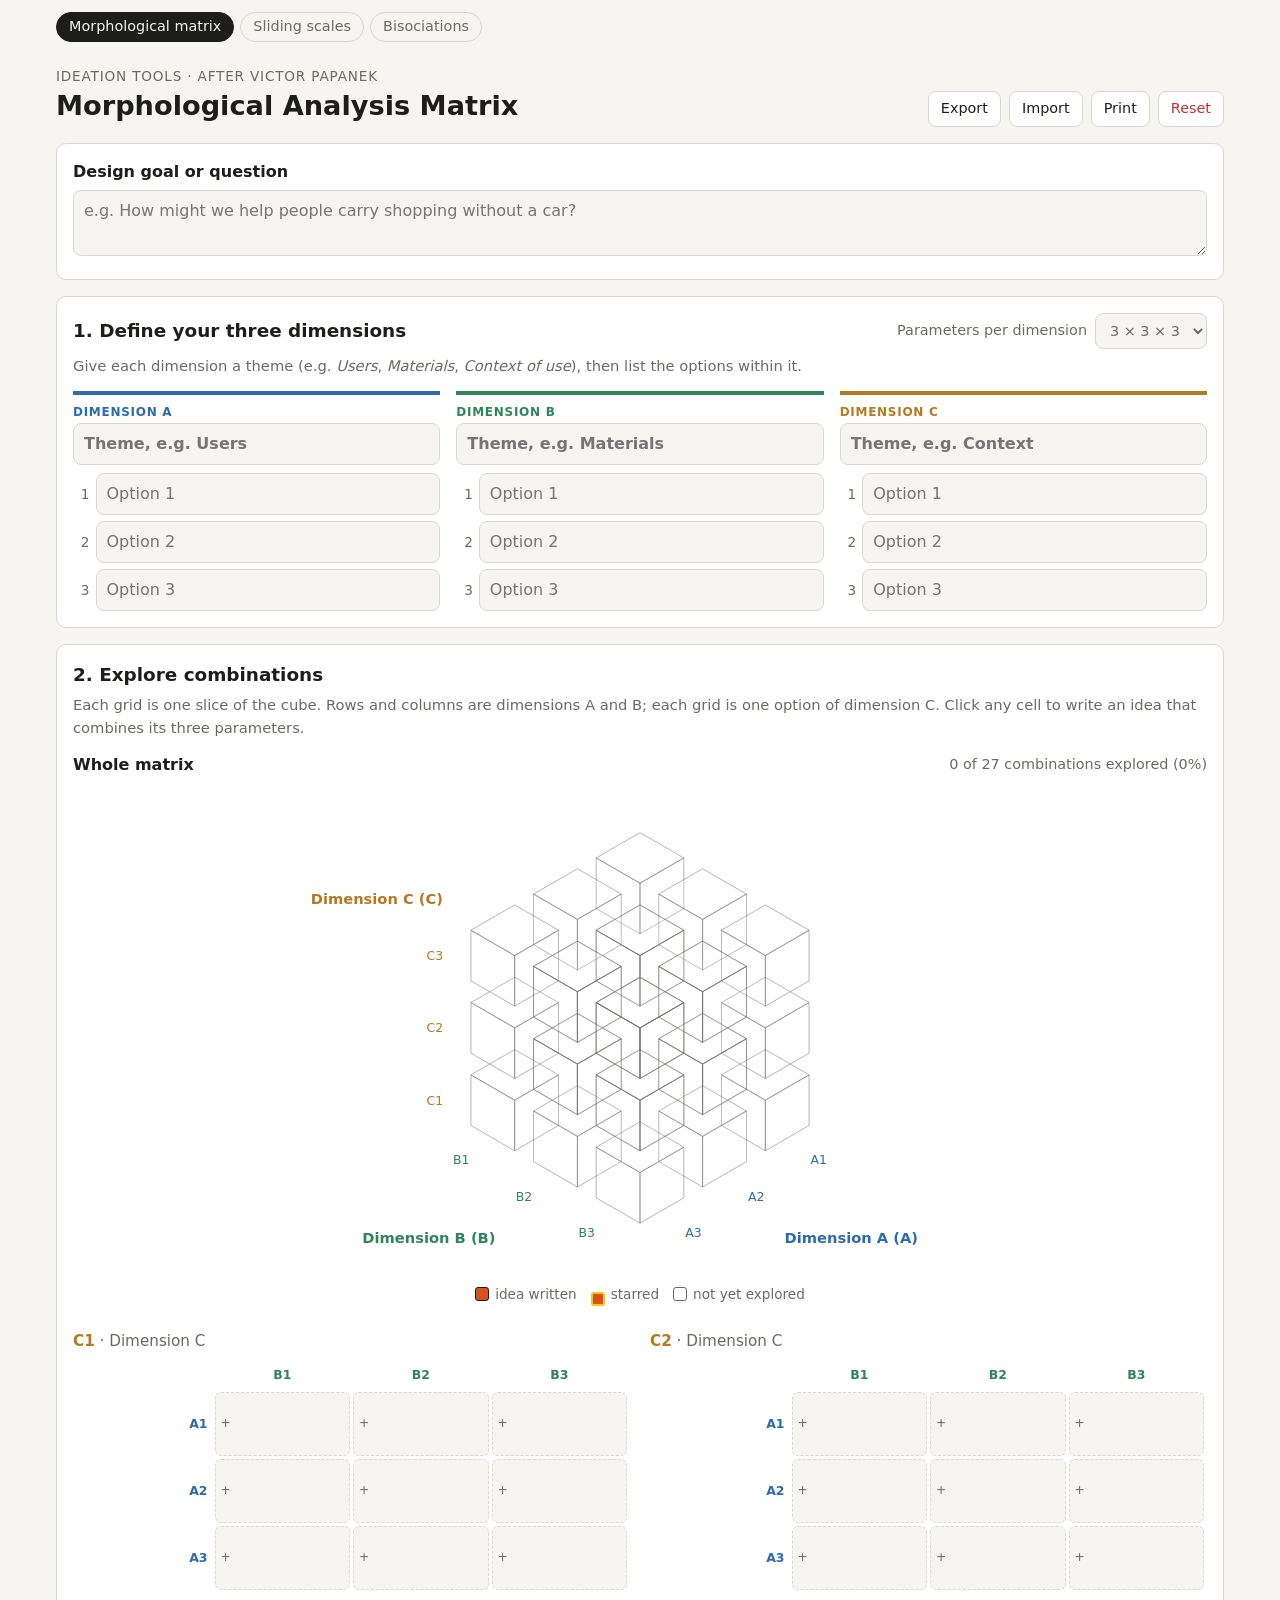
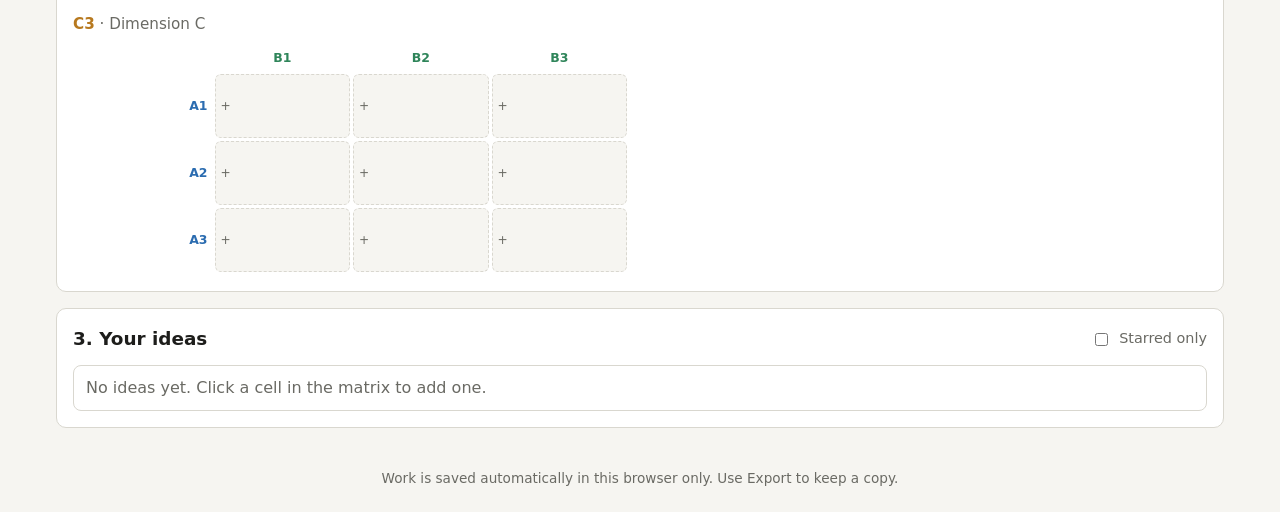
<file: index.html>
<!doctype html>
<html lang="en">
<head>
  <meta charset="utf-8">
  <meta name="viewport" content="width=device-width, initial-scale=1">
  <title>Morphological Matrix · Ideation Tools</title>
  <link rel="stylesheet" href="style.css">
</head>
<body>
  <nav class="tools-nav" aria-label="Tools">
    <a href="index.html" aria-current="page">Morphological matrix</a>
    <a href="sliding-scales.html">Sliding scales</a>
    <a href="bisociations.html">Bisociations</a>
  </nav>
  <header class="site-header">
    <div>
      <p class="eyebrow">Ideation tools · after Victor Papanek</p>
      <h1>Morphological Analysis Matrix</h1>
    </div>
    <div class="toolbar">
      <button id="btn-export" type="button">Export</button>
      <label class="button" for="file-import">Import</label>
      <input id="file-import" type="file" accept="application/json" hidden>
      <button id="btn-print" type="button">Print</button>
      <button id="btn-reset" type="button" class="danger">Reset</button>
    </div>
  </header>

  <main>
    <section class="panel" aria-labelledby="goal-label">
      <label id="goal-label" for="goal" class="big-label">Design goal or question</label>
      <textarea id="goal" rows="2" placeholder="e.g. How might we help people carry shopping without a car?"></textarea>
    </section>

    <section class="panel" aria-labelledby="dims-heading">
      <div class="panel-head">
        <h2 id="dims-heading">1. Define your three dimensions</h2>
        <label class="size">Parameters per dimension
          <select id="size"></select>
        </label>
      </div>
      <p class="hint">Give each dimension a theme (e.g. <em>Users</em>, <em>Materials</em>, <em>Context of use</em>), then list the options within it.</p>
      <div id="dims" class="dims"></div>
    </section>

    <section class="panel" aria-labelledby="matrix-heading">
      <h2 id="matrix-heading">2. Explore combinations</h2>
      <p class="hint">Each grid is one slice of the cube. Rows and columns are dimensions A and B; each grid is one option of dimension C. Click any cell to write an idea that combines its three parameters.</p>
      <div class="cube-wrap">
        <div class="panel-head">
          <h3 class="sub">Whole matrix</h3>
          <span id="cube-stats" class="count"></span>
        </div>
        <svg id="cube" role="group" aria-label="Isometric view of the whole matrix"></svg>
        <p class="legend"><span class="sw filled"></span> idea written <span class="sw star"></span> starred <span class="sw"></span> not yet explored</p>
      </div>
      <div id="matrix" class="matrix"></div>
    </section>

    <section class="panel" aria-labelledby="ideas-heading">
      <div class="panel-head">
        <h2 id="ideas-heading">3. Your ideas <span id="idea-count" class="count"></span></h2>
        <label class="size"><input type="checkbox" id="starred-only"> Starred only</label>
      </div>
      <ol id="ideas" class="ideas"></ol>
    </section>
  </main>

  <dialog id="editor">
    <form method="dialog" id="editor-form">
      <h3>Idea</h3>
      <ul id="editor-combo" class="combo"></ul>
      <label for="idea-text" class="big-label">Describe an idea combining these three</label>
      <textarea id="idea-text" rows="7" placeholder="What would this look like? Who uses it? What makes it interesting?"></textarea>
      <label class="star"><input type="checkbox" id="idea-star"> Star this idea</label>
      <div class="actions">
        <button type="button" id="idea-clear" class="danger">Clear</button>
        <span class="spacer"></span>
        <button type="submit" value="done" class="primary">Done</button>
      </div>
    </form>
  </dialog>

  <footer>Work is saved automatically in this browser only. Use Export to keep a copy.</footer>
  <script src="app.js"></script>
</body>
</html>
</file>
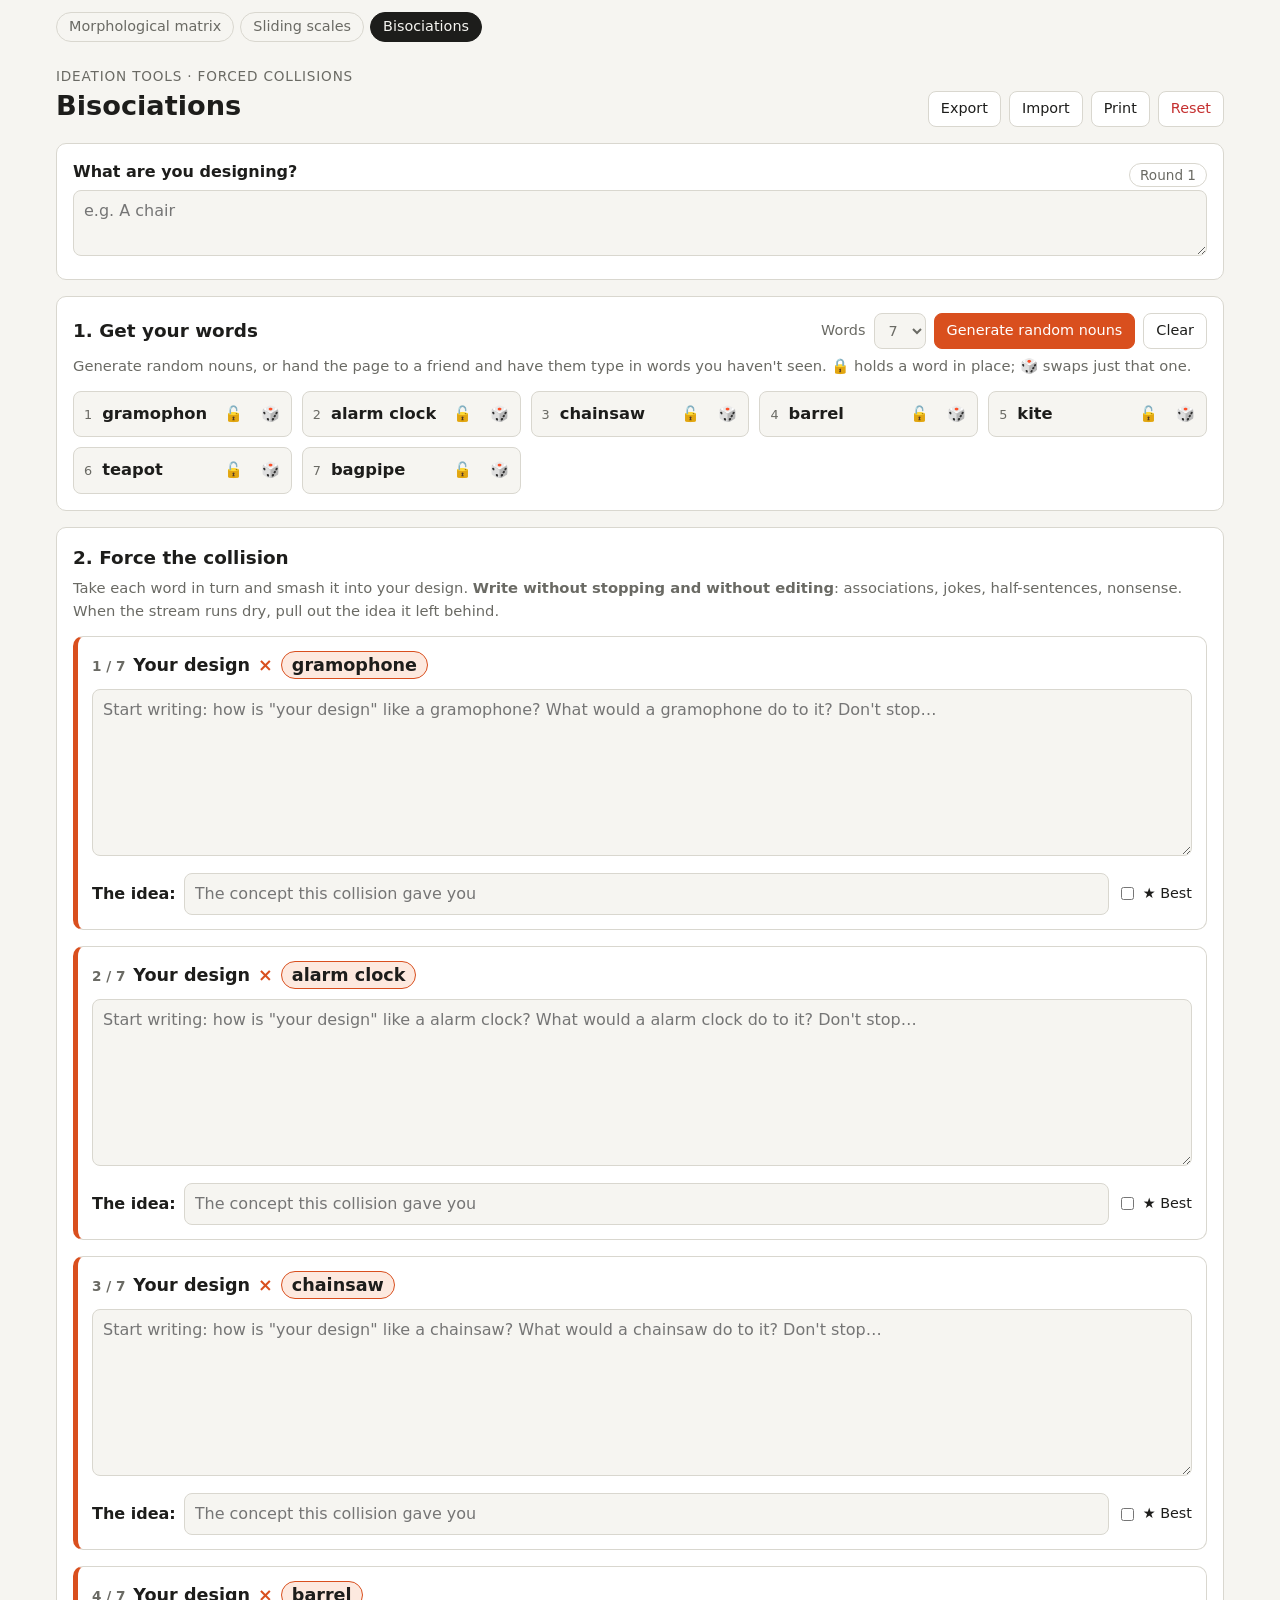
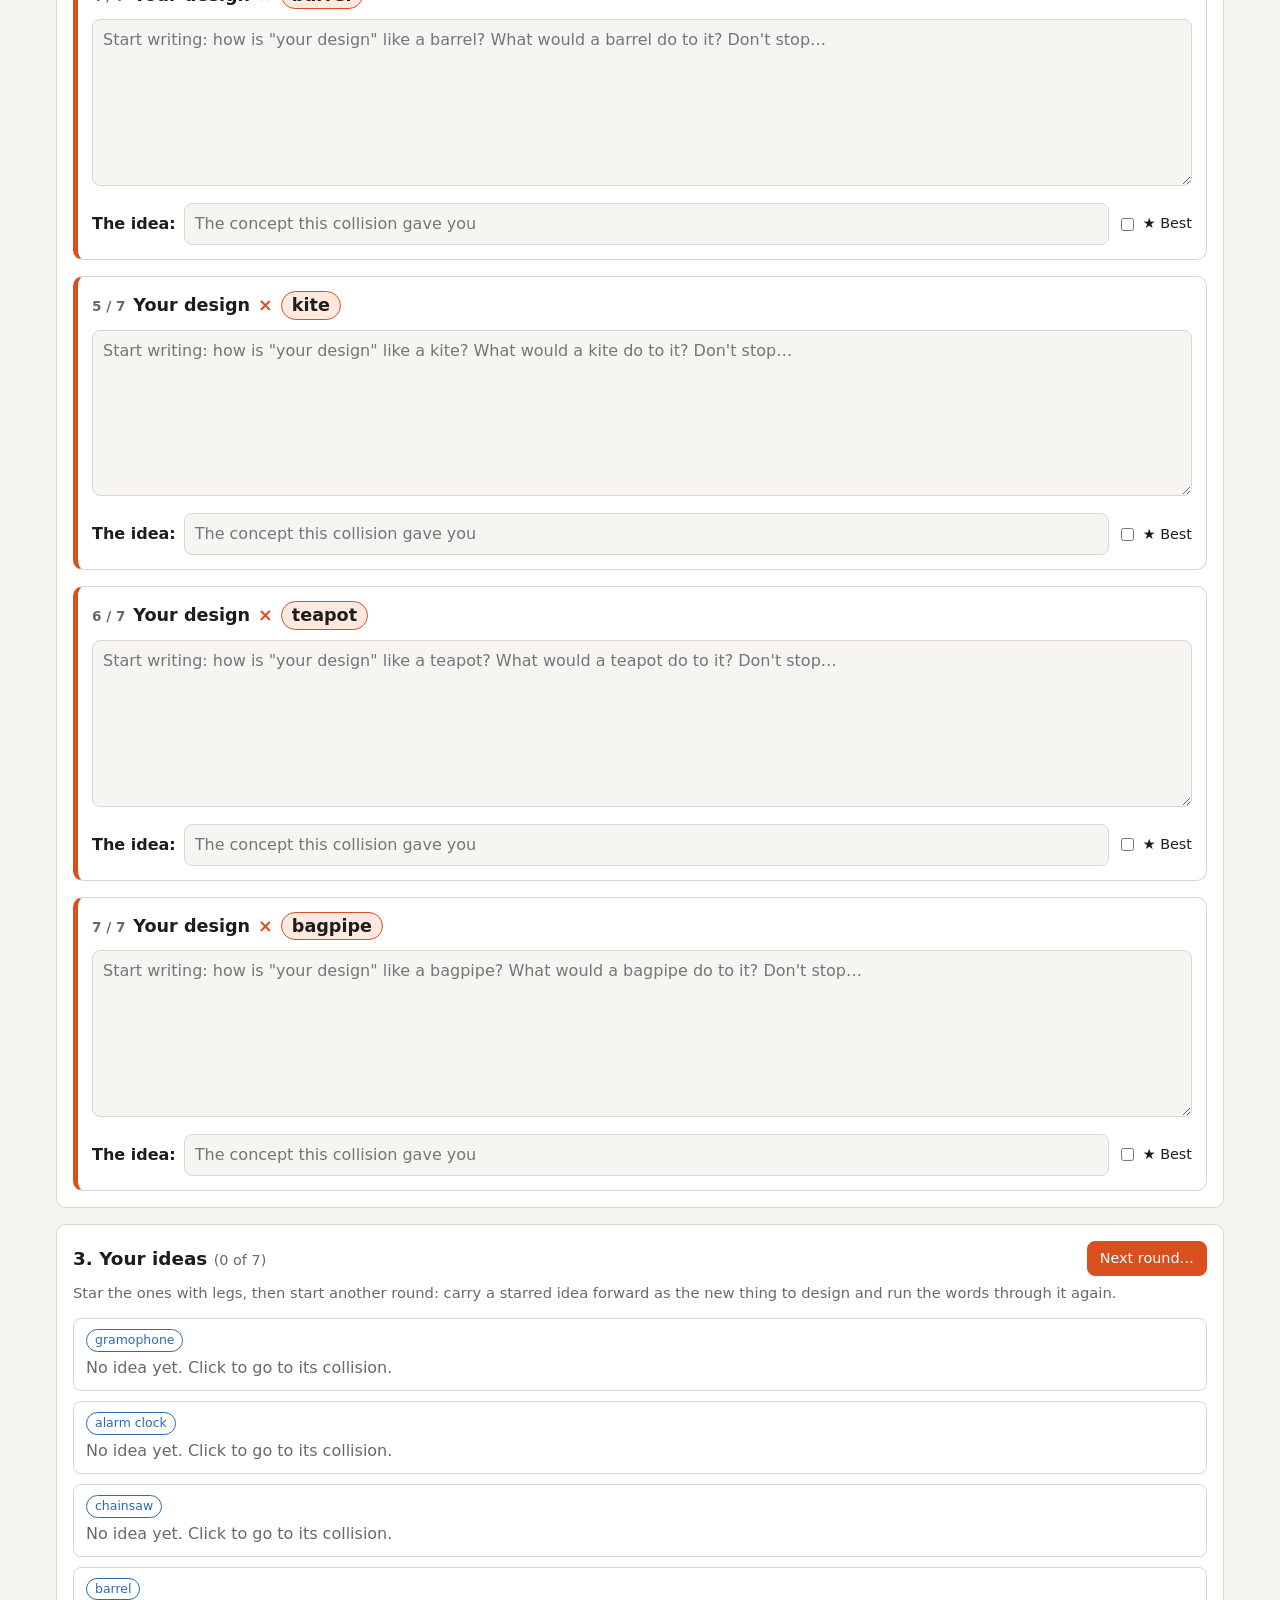
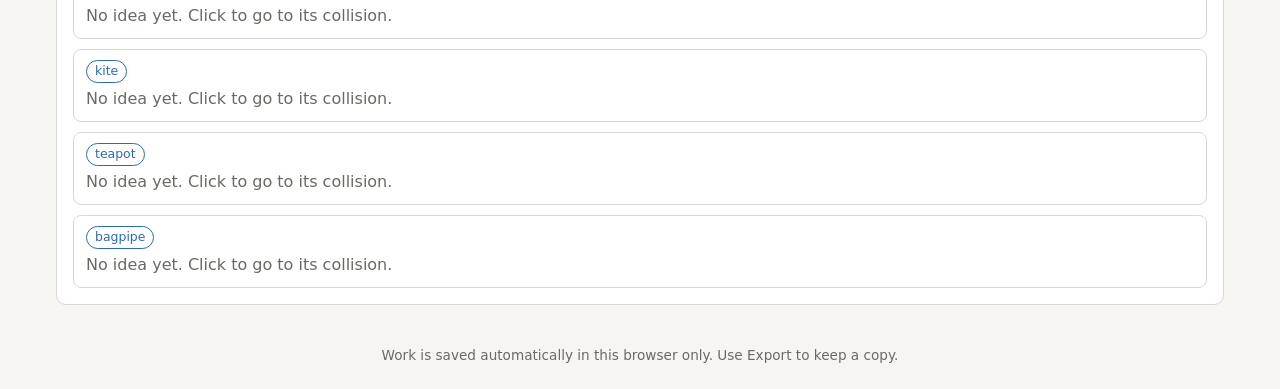
<file: bisociations.html>
<!doctype html>
<html lang="en">
<head>
  <meta charset="utf-8">
  <meta name="viewport" content="width=device-width, initial-scale=1">
  <title>Bisociations · Ideation Tools</title>
  <link rel="stylesheet" href="style.css">
  <link rel="stylesheet" href="bisociations.css">
</head>
<body>
  <nav class="tools-nav" aria-label="Tools">
    <a href="index.html">Morphological matrix</a>
    <a href="sliding-scales.html">Sliding scales</a>
    <a href="bisociations.html" aria-current="page">Bisociations</a>
  </nav>
  <header class="site-header">
    <div>
      <p class="eyebrow">Ideation tools · forced collisions</p>
      <h1>Bisociations</h1>
    </div>
    <div class="toolbar">
      <button id="btn-export" type="button">Export</button>
      <label class="button" for="file-import">Import</label>
      <input id="file-import" type="file" accept="application/json" hidden>
      <button id="btn-print" type="button">Print</button>
      <button id="btn-reset" type="button" class="danger">Reset</button>
    </div>
  </header>

  <main>
    <section class="panel" aria-labelledby="concept-label">
      <div class="panel-head">
        <label id="concept-label" for="concept" class="big-label">What are you designing?</label>
        <span class="round-badge" id="round-badge"></span>
      </div>
      <textarea id="concept" rows="2" placeholder="e.g. A chair"></textarea>
    </section>

    <section class="panel" aria-labelledby="words-heading">
      <div class="panel-head">
        <h2 id="words-heading">1. Get your words</h2>
        <div class="toolbar">
          <label class="size">Words
            <select id="count"><option value="6">6</option><option value="7">7</option></select>
          </label>
          <button id="btn-random" type="button" class="primary">Generate random nouns</button>
          <button id="btn-clear-words" type="button">Clear</button>
        </div>
      </div>
      <p class="hint">Generate random nouns, or hand the page to a friend and have them type in words you haven't seen. 🔒 holds a word in place; 🎲 swaps just that one.</p>
      <ol id="words" class="words"></ol>
    </section>

    <section class="panel" aria-labelledby="collide-heading">
      <h2 id="collide-heading">2. Force the collision</h2>
      <p class="hint">Take each word in turn and smash it into your design. <strong>Write without stopping and without editing</strong>: associations, jokes, half-sentences, nonsense. When the stream runs dry, pull out the idea it left behind.</p>
      <div id="cards" class="cards"></div>
    </section>

    <section class="panel" aria-labelledby="ideas-heading">
      <div class="panel-head">
        <h2 id="ideas-heading">3. Your ideas <span id="idea-count" class="count"></span></h2>
        <button id="btn-next" type="button" class="primary">Next round…</button>
      </div>
      <p class="hint">Star the ones with legs, then start another round: carry a starred idea forward as the new thing to design and run the words through it again.</p>
      <ol id="ideas" class="ideas"></ol>
    </section>

    <section class="panel" id="history-panel" aria-labelledby="history-heading" hidden>
      <div class="panel-head">
        <h2 id="history-heading">Earlier rounds <span id="history-count" class="count"></span></h2>
        <label class="size"><input type="checkbox" id="starred-only"> Starred only</label>
      </div>
      <div id="history" class="history"></div>
    </section>
  </main>

  <dialog id="next-dialog">
    <form method="dialog" id="next-form">
      <h3>Start the next round</h3>
      <p class="hint" style="margin-top:0">This round is saved under Earlier rounds. Choose what to design next.</p>
      <div id="next-ideas" class="next-ideas"></div>
      <label for="next-concept" class="big-label" style="margin-top:12px">Next thing to design</label>
      <textarea id="next-concept" rows="3"></textarea>
      <fieldset class="word-choice">
        <legend class="big-label">Words</legend>
        <label><input type="radio" name="next-words" value="same" checked> Run the same words again</label>
        <label><input type="radio" name="next-words" value="new"> Generate new random nouns</label>
        <label><input type="radio" name="next-words" value="empty"> Start empty (a friend will fill them in)</label>
      </fieldset>
      <div class="actions">
        <button type="button" id="next-cancel">Cancel</button>
        <span class="spacer"></span>
        <button type="submit" id="next-go" value="go" class="primary">Start round</button>
      </div>
    </form>
  </dialog>

  <footer>Work is saved automatically in this browser only. Use Export to keep a copy.</footer>
  <script src="bisociations.js"></script>
</body>
</html>
</file>
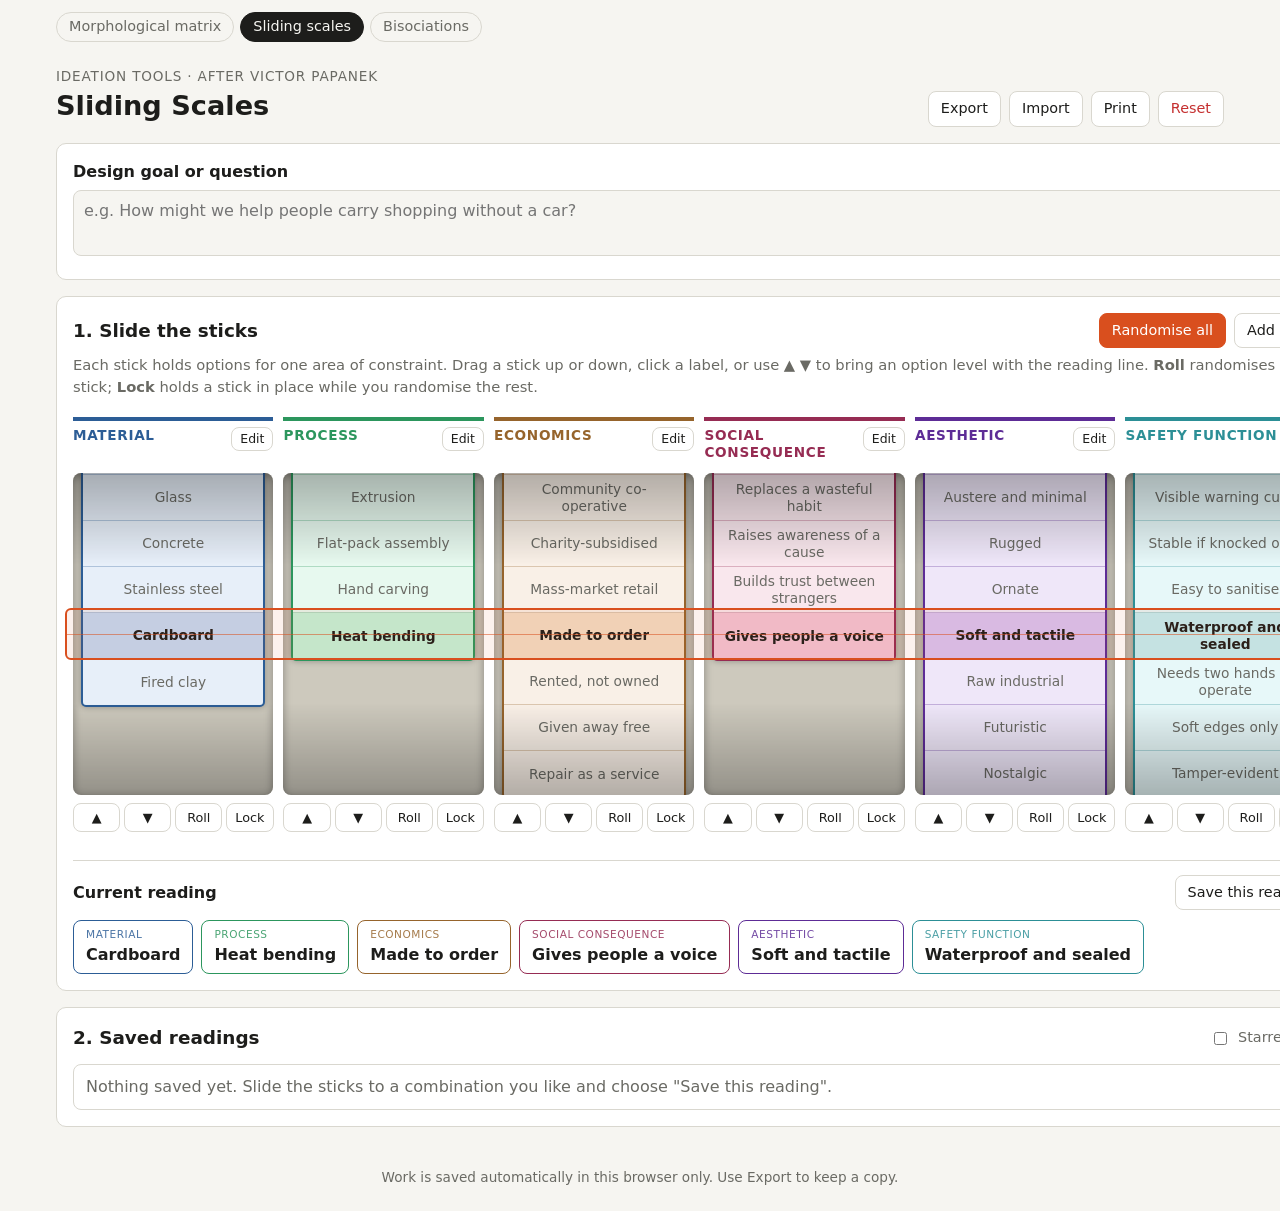
<file: sliding-scales.html>
<!doctype html>
<html lang="en">
<head>
  <meta charset="utf-8">
  <meta name="viewport" content="width=device-width, initial-scale=1">
  <title>Sliding Scales · Ideation Tools</title>
  <link rel="stylesheet" href="style.css">
  <link rel="stylesheet" href="sliding-scales.css">
</head>
<body>
  <nav class="tools-nav" aria-label="Tools">
    <a href="index.html">Morphological matrix</a>
    <a href="sliding-scales.html" aria-current="page">Sliding scales</a>
    <a href="bisociations.html">Bisociations</a>
  </nav>
  <header class="site-header">
    <div>
      <p class="eyebrow">Ideation tools · after Victor Papanek</p>
      <h1>Sliding Scales</h1>
    </div>
    <div class="toolbar">
      <button id="btn-export" type="button">Export</button>
      <label class="button" for="file-import">Import</label>
      <input id="file-import" type="file" accept="application/json" hidden>
      <button id="btn-print" type="button">Print</button>
      <button id="btn-reset" type="button" class="danger">Reset</button>
    </div>
  </header>

  <main>
    <section class="panel" aria-labelledby="goal-label">
      <label id="goal-label" for="goal" class="big-label">Design goal or question</label>
      <textarea id="goal" rows="2" placeholder="e.g. How might we help people carry shopping without a car?"></textarea>
    </section>

    <section class="panel" aria-labelledby="rule-heading">
      <div class="panel-head">
        <h2 id="rule-heading">1. Slide the sticks</h2>
        <div class="toolbar">
          <button id="btn-random" type="button" class="primary">Randomise all</button>
          <button id="btn-add" type="button">Add stick</button>
        </div>
      </div>
      <p class="hint">Each stick holds options for one area of constraint. Drag a stick up or down, click a label, or use ▲ ▼ to bring an option level with the reading line. <strong>Roll</strong> randomises one stick; <strong>Lock</strong> holds a stick in place while you randomise the rest.</p>

      <div class="rule-scroll">
        <div id="sticks" class="sticks"></div>
      </div>

      <div class="reading">
        <div class="panel-head">
          <h3 class="sub">Current reading</h3>
          <button id="btn-save" type="button">Save this reading</button>
        </div>
        <ul id="reading" class="reading-list" aria-live="polite"></ul>
      </div>
    </section>

    <section class="panel" aria-labelledby="saved-heading">
      <div class="panel-head">
        <h2 id="saved-heading">2. Saved readings <span id="saved-count" class="count"></span></h2>
        <label class="size"><input type="checkbox" id="starred-only"> Starred only</label>
      </div>
      <ol id="saved" class="ideas saved"></ol>
    </section>
  </main>

  <dialog id="stick-editor">
    <form method="dialog" id="stick-form">
      <h3>Edit stick</h3>
      <label for="stick-title" class="big-label">Area of constraint</label>
      <input id="stick-title" type="text" placeholder="e.g. Material">
      <label for="stick-labels" class="big-label" style="margin-top:12px">Labels, one per line</label>
      <textarea id="stick-labels" rows="10" spellcheck="true"></textarea>
      <p class="hint" style="margin:6px 0 0">Top to bottom is the order along the stick. Blank lines are ignored.</p>
      <div class="actions wrap">
        <button type="button" id="stick-left">← Move left</button>
        <button type="button" id="stick-right">Move right →</button>
        <button type="button" id="stick-delete" class="danger">Delete stick</button>
        <span class="spacer"></span>
        <button type="submit" value="done" class="primary">Done</button>
      </div>
    </form>
  </dialog>

  <dialog id="add-dialog">
    <form method="dialog">
      <h3>Add a stick</h3>
      <p class="hint" id="add-note" style="margin-top:0">Pick a ready-made stick, or start with a blank one and fill in your own labels.</p>
      <div id="add-list" class="add-list"></div>
      <div class="actions">
        <span class="spacer"></span>
        <button type="submit" value="cancel">Cancel</button>
      </div>
    </form>
  </dialog>

  <footer>Work is saved automatically in this browser only. Use Export to keep a copy.</footer>
  <script src="sliding-scales.js"></script>
</body>
</html>
</file>
<file: style.css>
:root {
  --bg: #f6f5f1;
  --surface: #fff;
  --ink: #1d1d1b;
  --muted: #6a6a64;
  --line: #d9d7cf;
  --accent: #d94f1e;
  --accent-ink: #fff;
  --filled: #fde9df;
  --a: #2b6cb0;
  --b: #2f855a;
  --c: #b7791f;
  --radius: 10px;
}
@media (prefers-color-scheme: dark) {
  :root {
    --bg: #17171a; --surface: #202024; --ink: #efeee9; --muted: #a2a29a;
    --line: #36363c; --filled: #40261b; --a: #63a4f0; --b: #5ec18c; --c: #e3b04e;
  }
}
* { box-sizing: border-box; }
body {
  margin: 0; background: var(--bg); color: var(--ink);
  font: 16px/1.5 system-ui, -apple-system, "Segoe UI", sans-serif;
}
.tools-nav { display: flex; gap: 6px; flex-wrap: wrap; max-width: 1200px; margin: 0 auto; padding: 12px 16px 0; }
.tools-nav a { color: var(--muted); text-decoration: none; font-size: .9rem; padding: 3px 12px; border-radius: 99px; border: 1px solid var(--line); }
.tools-nav a:hover { border-color: var(--ink); color: var(--ink); }
.tools-nav a[aria-current="page"] { background: var(--ink); color: var(--bg); border-color: var(--ink); }
.site-header {
  display: flex; flex-wrap: wrap; gap: 12px; justify-content: space-between; align-items: end;
  max-width: 1200px; margin: 0 auto; padding: 24px 16px 8px;
}
h1 { margin: 0; font-size: 1.7rem; }
h2 { margin: 0; font-size: 1.15rem; }
.eyebrow { margin: 0; color: var(--muted); font-size: .85rem; text-transform: uppercase; letter-spacing: .06em; }
main { max-width: 1200px; margin: 0 auto; padding: 8px 16px 40px; display: grid; gap: 16px; }
.panel { background: var(--surface); border: 1px solid var(--line); border-radius: var(--radius); padding: 16px; }
.panel-head { display: flex; flex-wrap: wrap; gap: 8px; justify-content: space-between; align-items: center; }
.hint { color: var(--muted); margin: 6px 0 14px; font-size: .92rem; }
.big-label { display: block; font-weight: 600; margin-bottom: 6px; }
.count { color: var(--muted); font-weight: 400; font-size: .9rem; }

textarea, input[type=text], select {
  width: 100%; font: inherit; color: inherit; background: var(--bg);
  border: 1px solid var(--line); border-radius: 8px; padding: 8px 10px;
}
textarea { resize: vertical; }
textarea:focus, input:focus, select:focus, button:focus-visible { outline: 2px solid var(--accent); outline-offset: 1px; }
.size { display: flex; align-items: center; gap: 8px; font-size: .9rem; color: var(--muted); }
.size select { width: auto; }

button, .button {
  font: inherit; font-size: .9rem; cursor: pointer; padding: 6px 12px; border-radius: 8px;
  border: 1px solid var(--line); background: var(--surface); color: var(--ink); display: inline-block;
}
button:hover, .button:hover { border-color: var(--ink); }
button.primary { background: var(--accent); color: var(--accent-ink); border-color: var(--accent); }
button.danger { color: #c53030; }
.toolbar { display: flex; gap: 8px; flex-wrap: wrap; }

/* Dimension setup */
.dims { display: grid; gap: 16px; grid-template-columns: repeat(auto-fit, minmax(240px, 1fr)); }
.dim { border-top: 4px solid var(--dc); padding-top: 8px; }
.dim[data-d="0"] { --dc: var(--a); } .dim[data-d="1"] { --dc: var(--b); } .dim[data-d="2"] { --dc: var(--c); }
.dim .tag { font-size: .75rem; font-weight: 700; color: var(--dc); text-transform: uppercase; letter-spacing: .06em; }
.dim .title { font-weight: 600; margin: 2px 0 8px; }
.dim ol { list-style: none; margin: 0; padding: 0; display: grid; gap: 6px; counter-reset: p; }
.dim li { display: flex; gap: 6px; align-items: center; }
.dim li::before { counter-increment: p; content: counter(p); width: 1.3em; color: var(--muted); font-size: .85rem; text-align: right; }

/* Isometric cube */
.cube-wrap { margin-bottom: 24px; }
.sub { margin: 0; font-size: 1rem; }
#cube { width: 100%; max-width: 760px; height: auto; display: block; margin: 0 auto; }
#cube .cb { cursor: pointer; outline: none; }
#cube .cb polygon { stroke: var(--muted); stroke-width: .8; stroke-linejoin: round; fill: var(--surface); fill-opacity: .06; stroke-opacity: .55; }
#cube .cb .t { fill-opacity: .12; }
#cube .cb.filled polygon { stroke-opacity: 1; }
#cube .cb.filled polygon { stroke: var(--ink); stroke-width: 1; fill-opacity: 1; }
#cube .cb.filled .t { fill: #f58a5f; }
#cube .cb.filled .l { fill: var(--accent); }
#cube .cb.filled .r { fill: #a63a12; }
#cube .cb.starred polygon { stroke: #f5c518; stroke-width: 2; }
#cube .cb:hover polygon, #cube .cb:focus-visible polygon { stroke: var(--ink); stroke-width: 2.2; fill-opacity: .9; }
#cube .cb:not(.filled):hover polygon, #cube .cb:not(.filled):focus-visible polygon { fill: var(--filled); }
#cube text { font-size: 11px; fill: var(--muted); }
#cube text.axis { font-size: 13px; font-weight: 700; }
#cube .ax-0 { fill: var(--a); } #cube .ax-1 { fill: var(--b); } #cube .ax-2 { fill: var(--c); }
.legend { display: flex; gap: 14px; flex-wrap: wrap; justify-content: center; font-size: .85rem; color: var(--muted); margin: 4px 0 0; align-items: center; }
.sw { display: inline-block; width: 14px; height: 14px; border: 1px solid var(--muted); border-radius: 3px; vertical-align: -2px; margin-right: -8px; }
.sw.filled { background: var(--accent); border-color: var(--ink); }
.sw.star { background: var(--accent); border: 2px solid #f5c518; }

/* Matrix */
.matrix { display: grid; gap: 20px; grid-template-columns: repeat(auto-fit, minmax(min(100%, 420px), 1fr)); }
.slice h3 { margin: 0 0 6px; font-size: .95rem; color: var(--c); }
.slice h3 span { color: var(--muted); font-weight: 400; }
table.grid { width: 100%; border-collapse: separate; border-spacing: 3px; table-layout: fixed; }
.grid th { font-size: .78rem; font-weight: 600; padding: 4px; overflow-wrap: anywhere; }
.grid thead th { color: var(--b); }
.grid tbody th { color: var(--a); text-align: right; width: 22%; }
.grid td { padding: 0; }
.cell {
  width: 100%; min-height: 64px; padding: 5px; text-align: left; vertical-align: top;
  font-size: .76rem; line-height: 1.25; border-radius: 6px; background: var(--bg);
  border: 1px dashed var(--line); color: var(--muted); overflow: hidden;
}
.cell.filled { background: var(--filled); border: 1px solid var(--accent); color: var(--ink); }
.cell .star { color: var(--accent); }
.cell .txt { display: -webkit-box; -webkit-line-clamp: 3; -webkit-box-orient: vertical; overflow: hidden; }

/* Ideas */
.ideas { list-style: none; margin: 12px 0 0; padding: 0; display: grid; gap: 10px; }
.ideas li { border: 1px solid var(--line); border-radius: 8px; padding: 10px 12px; cursor: pointer; }
.ideas li:hover { border-color: var(--accent); }
.chips { display: flex; flex-wrap: wrap; gap: 6px; margin-bottom: 6px; }
.chip { font-size: .78rem; padding: 1px 8px; border-radius: 99px; border: 1px solid var(--dc); color: var(--dc); }
.chip.a { --dc: var(--a); } .chip.b { --dc: var(--b); } .chip.c { --dc: var(--c); }
.ideas p { margin: 0; white-space: pre-wrap; }
.empty { color: var(--muted); }

/* Dialog */
dialog { border: 1px solid var(--line); border-radius: var(--radius); background: var(--surface); color: var(--ink); width: min(560px, calc(100vw - 32px)); padding: 20px; }
dialog::backdrop { background: rgb(0 0 0 / .45); }
dialog h3 { margin: 0 0 8px; }
.combo { list-style: none; margin: 0 0 14px; padding: 0; display: grid; gap: 4px; }
.combo li { padding: 6px 10px; border-left: 4px solid var(--dc); background: var(--bg); border-radius: 4px; }
.combo li small { color: var(--muted); display: block; font-size: .72rem; text-transform: uppercase; letter-spacing: .05em; }
.combo .a { --dc: var(--a); } .combo .b { --dc: var(--b); } .combo .c { --dc: var(--c); }
.star { display: flex; gap: 6px; align-items: center; margin-top: 10px; font-size: .9rem; }
.actions { display: flex; margin-top: 14px; gap: 8px; }
.spacer { flex: 1; }
footer { text-align: center; color: var(--muted); font-size: .85rem; padding: 0 16px 24px; }

@media print {
  .tools-nav, .toolbar, .size, dialog, footer, .dims input { display: none; }
  body { background: #fff; color: #000; }
  .panel { break-inside: avoid; border-color: #999; }
}
</file>
<file: bisociations.css>
/* Bisociations: builds on style.css */
.round-badge { color: var(--muted); font-size: .85rem; border: 1px solid var(--line); border-radius: 99px; padding: 1px 10px; }

/* Words */
.words { list-style: none; margin: 0; padding: 0; display: grid; gap: 10px; grid-template-columns: repeat(auto-fill, minmax(210px, 1fr)); counter-reset: w; }
.word { display: flex; gap: 4px; align-items: center; border: 1px solid var(--line); border-radius: 8px; padding: 4px 4px 4px 10px; background: var(--bg); }
.word::before { counter-increment: w; content: counter(w); color: var(--muted); font-size: .8rem; width: 1ch; flex: none; }
.word input[type=text] { border: 0; background: transparent; padding: 6px 6px; font-weight: 600; font-size: 1.02rem; min-width: 0; }
.word input[type=text]:focus { outline-offset: 0; border-radius: 6px; }
.word button { padding: 2px 6px; font-size: .95rem; flex: none; border-color: transparent; background: transparent; }
.word button:hover { border-color: var(--line); }
.word button[aria-pressed="true"] { background: var(--filled); border-color: var(--accent); }
.word.locked { border-color: var(--accent); }

/* Collision cards */
.cards { display: grid; gap: 16px; }
.card { border: 1px solid var(--line); border-radius: 10px; padding: 14px; border-left: 5px solid var(--accent); }
.card.skip { opacity: .55; border-left-color: var(--line); }
.card.done { border-left-color: var(--b); }
.collision { display: flex; flex-wrap: wrap; gap: 8px; align-items: baseline; margin: 0 0 10px; font-size: 1.1rem; }
.collision .n { color: var(--muted); font-size: .85rem; }
.collision .x { color: var(--accent); font-weight: 700; }
.collision .concept { font-weight: 600; overflow-wrap: anywhere; }
.collision .noun { font-weight: 700; padding: 0 10px; border-radius: 99px; background: var(--filled); border: 1px solid var(--accent); overflow-wrap: anywhere; }
.card .flow { font-size: 1rem; line-height: 1.55; }
.card .idea-row { display: flex; gap: 8px; align-items: center; margin-top: 10px; flex-wrap: wrap; }
.card .idea-row label.lab { font-weight: 600; flex: none; }
.card .idea-row input[type=text] { flex: 1 1 260px; width: auto; }
.card .star { margin: 0; }

/* Idea list */
.ideas li.bi { cursor: pointer; display: grid; gap: 4px; }
.ideas li.bi .chips { margin-bottom: 0; }
.ideas li.bi.starred { border-color: var(--accent); background: var(--filled); }
.ideas li.bi .none { color: var(--muted); }
.mark { color: var(--accent); }

/* History */
.history { display: grid; gap: 10px; margin-top: 12px; }
.history details { border: 1px solid var(--line); border-radius: 8px; padding: 8px 12px; }
.history summary { cursor: pointer; font-weight: 600; }
.history summary small { color: var(--muted); font-weight: 400; margin-left: 6px; }
.history ol { list-style: none; margin: 10px 0 0; padding: 0; display: grid; gap: 8px; }
.history li { display: grid; gap: 2px; }
.history li .row { display: flex; gap: 8px; align-items: baseline; flex-wrap: wrap; }
.history li label { font-size: .85rem; color: var(--muted); display: inline-flex; gap: 4px; align-items: center; }
.history li p { margin: 0; white-space: pre-wrap; }
.history li details { border: 0; padding: 0; }
.history li summary { font-weight: 400; color: var(--muted); font-size: .85rem; }

/* Next-round dialog */
.next-ideas { display: grid; gap: 6px; max-height: 40vh; overflow: auto; }
.next-ideas label { display: flex; gap: 8px; align-items: flex-start; padding: 6px 10px; border: 1px solid var(--line); border-radius: 8px; cursor: pointer; }
.next-ideas label:has(input:checked) { border-color: var(--accent); background: var(--filled); }
.next-ideas small { display: block; color: var(--muted); }
.word-choice { border: 0; margin: 12px 0 0; padding: 0; display: grid; gap: 4px; }
.word-choice legend { padding: 0; }
.word-choice label { display: flex; gap: 8px; align-items: center; }

@media print {
  .words button, #btn-next, #btn-random, #btn-clear-words, .idea-row .star { display: none; }
  .card { break-inside: avoid; }
  .card .flow { border: 0; padding: 0; resize: none; }
}
</file>
<file: sliding-scales.css>
/* Sliding scales: builds on style.css */
.sticks, .stick { --item: 46px; --rows: 7; --head: 56px; }

.rule-scroll { overflow-x: auto; padding: 4px 10px 10px; margin: 0 -10px; }
.sticks {
  position: relative; display: flex; gap: 10px; width: max-content; min-width: 100%;
  --item: 46px; --rows: 7; --head: 56px;
}
.sticks > .empty { align-self: center; padding: 40px 0; width: 100%; text-align: center; }

.stick {
  --sc: hsl(var(--h) 55% 38%);
  --tint: hsl(var(--h) 60% 94%);
  --tint-on: hsl(var(--h) 65% 86%);
  flex: 1 0 168px; max-width: 240px; display: flex; flex-direction: column;
}
@media (prefers-color-scheme: dark) {
  .stick {
    --sc: hsl(var(--h) 60% 66%);
    --tint: hsl(var(--h) 25% 17%);
    --tint-on: hsl(var(--h) 30% 26%);
  }
}

.stick-head {
  height: var(--head); display: flex; gap: 4px; align-items: flex-start; justify-content: space-between;
  border-top: 4px solid var(--sc); padding-top: 6px;
}
.stick-head h3 {
  margin: 0; font-size: .85rem; line-height: 1.25; color: var(--sc);
  text-transform: uppercase; letter-spacing: .05em;
  display: -webkit-box; -webkit-line-clamp: 3; -webkit-box-orient: vertical; overflow: hidden; overflow-wrap: anywhere;
}
.stick-head button { padding: 2px 8px; font-size: .78rem; flex: none; }

.window {
  position: relative; height: calc(var(--rows) * var(--item)); overflow: hidden;
  background: #cdc9bd; border-radius: 8px; box-shadow: inset 0 2px 8px rgb(0 0 0 / .35);
  cursor: grab; user-select: none; -webkit-user-select: none; touch-action: pan-x;
}
@media (prefers-color-scheme: dark) { .window { background: #0d0d0f; } }
.window:active { cursor: grabbing; }
.window:focus-visible { outline: 2px solid var(--accent); outline-offset: 2px; }
.window::before, .window::after {
  content: ""; position: absolute; left: 0; right: 0; height: calc(var(--item) * 2); z-index: 2; pointer-events: none;
}
.window::before { top: 0; background: linear-gradient(rgb(0 0 0 / .28), transparent); }
.window::after { bottom: 0; background: linear-gradient(transparent, rgb(0 0 0 / .28)); }

.track {
  margin: 0 8px; background: var(--tint);
  border: 2px solid var(--sc); border-radius: 5px; will-change: transform;
  box-shadow: 0 0 6px rgb(0 0 0 / .3);
}
.item {
  height: var(--item); padding: 0 8px; display: flex; align-items: center; justify-content: center; text-align: center;
  font-size: .86rem; line-height: 1.2; color: var(--muted); border-bottom: 1px solid color-mix(in srgb, var(--sc) 30%, transparent);
  transition: color .2s, background .2s;
}
.item:last-child { border-bottom: 0; }
.item > span { display: -webkit-box; -webkit-line-clamp: 2; -webkit-box-orient: vertical; overflow: hidden; overflow-wrap: anywhere; }
.item.on { color: var(--ink); font-weight: 650; background: var(--tint-on); }

.stick.locked .window { cursor: not-allowed; }
.stick.locked .track { border-style: dashed; }

.stick-foot { display: flex; gap: 4px; margin-top: 8px; }
.stick-foot button { flex: 1; padding: 4px 0; font-size: .8rem; min-width: 0; }
.stick-foot button[aria-pressed="true"] { background: var(--sc); border-color: var(--sc); color: var(--surface); }
.stick-foot button:disabled { opacity: .4; cursor: not-allowed; }

/* Reading line: the "cursor" of the slide rule */
.cursor {
  position: absolute; left: -8px; right: -8px; z-index: 5; pointer-events: none;
  top: calc(var(--head) + (var(--rows) - 1) / 2 * var(--item) - 3px); height: calc(var(--item) + 6px);
  border: 2px solid var(--accent); border-radius: 6px; background: rgb(217 79 30 / .08);
}
.cursor::before {
  content: ""; position: absolute; left: 0; right: 0; top: 50%; border-top: 1px solid rgb(217 79 30 / .55);
}

/* Reading */
.reading { margin-top: 18px; border-top: 1px solid var(--line); padding-top: 14px; }
.reading-list { list-style: none; margin: 10px 0 0; padding: 0; display: flex; flex-wrap: wrap; gap: 8px; }
.reading-list .none { color: var(--muted); }
.chip.stk { --dc: hsl(var(--h) 55% 38%); display: inline-flex; flex-direction: column; border-radius: 8px; padding: 3px 10px; }
.chip.stk small { font-size: .66rem; text-transform: uppercase; letter-spacing: .05em; opacity: .85; }
.chip.stk b { font-weight: 650; color: var(--ink); font-size: .9rem; }
.reading-list .chip.stk { padding: 6px 12px; }
.reading-list .chip.stk b { font-size: 1rem; }
@media (prefers-color-scheme: dark) { .chip.stk { --dc: hsl(var(--h) 60% 66%); } }

/* Saved readings */
.saved li { cursor: default; display: grid; gap: 8px; }
.saved li:hover { border-color: var(--line); }
.saved .row { display: flex; align-items: center; gap: 8px; flex-wrap: wrap; }
.saved textarea { font-size: .92rem; }
.saved .star { margin: 0; }

/* Dialogs */
.actions.wrap { flex-wrap: wrap; }
.add-list { display: grid; gap: 8px; max-height: 55vh; overflow: auto; }
.add-list button { text-align: left; display: block; width: 100%; border-left: 4px solid var(--sc, var(--line)); padding: 8px 12px; }
.add-list button b { display: block; }
.add-list button small { color: var(--muted); display: block; }
.add-list button .tag { float: right; font-size: .72rem; color: var(--muted); }

@media print {
  .stick-foot, .stick-head button, #btn-save, .saved .row { display: none; }
  .rule-scroll { overflow: visible; }
  .window::before, .window::after { display: none; }
}
</file>
